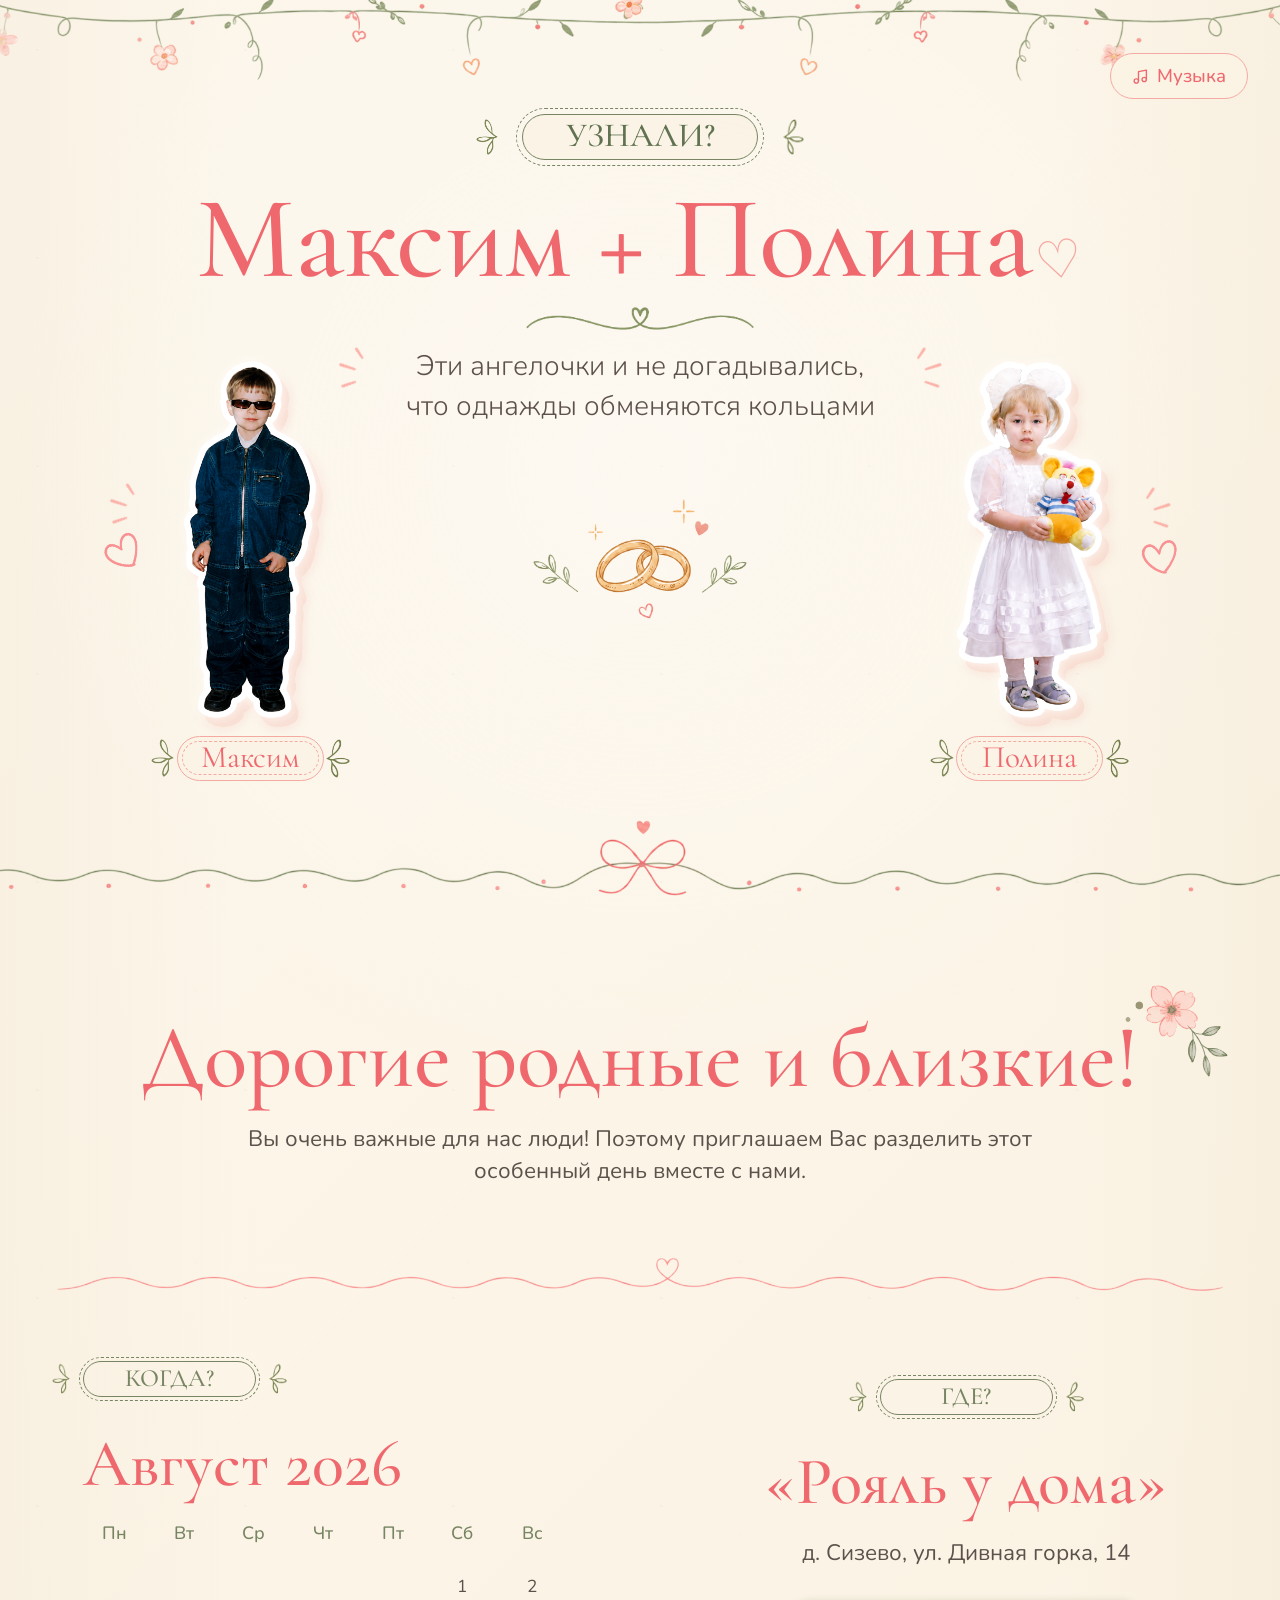
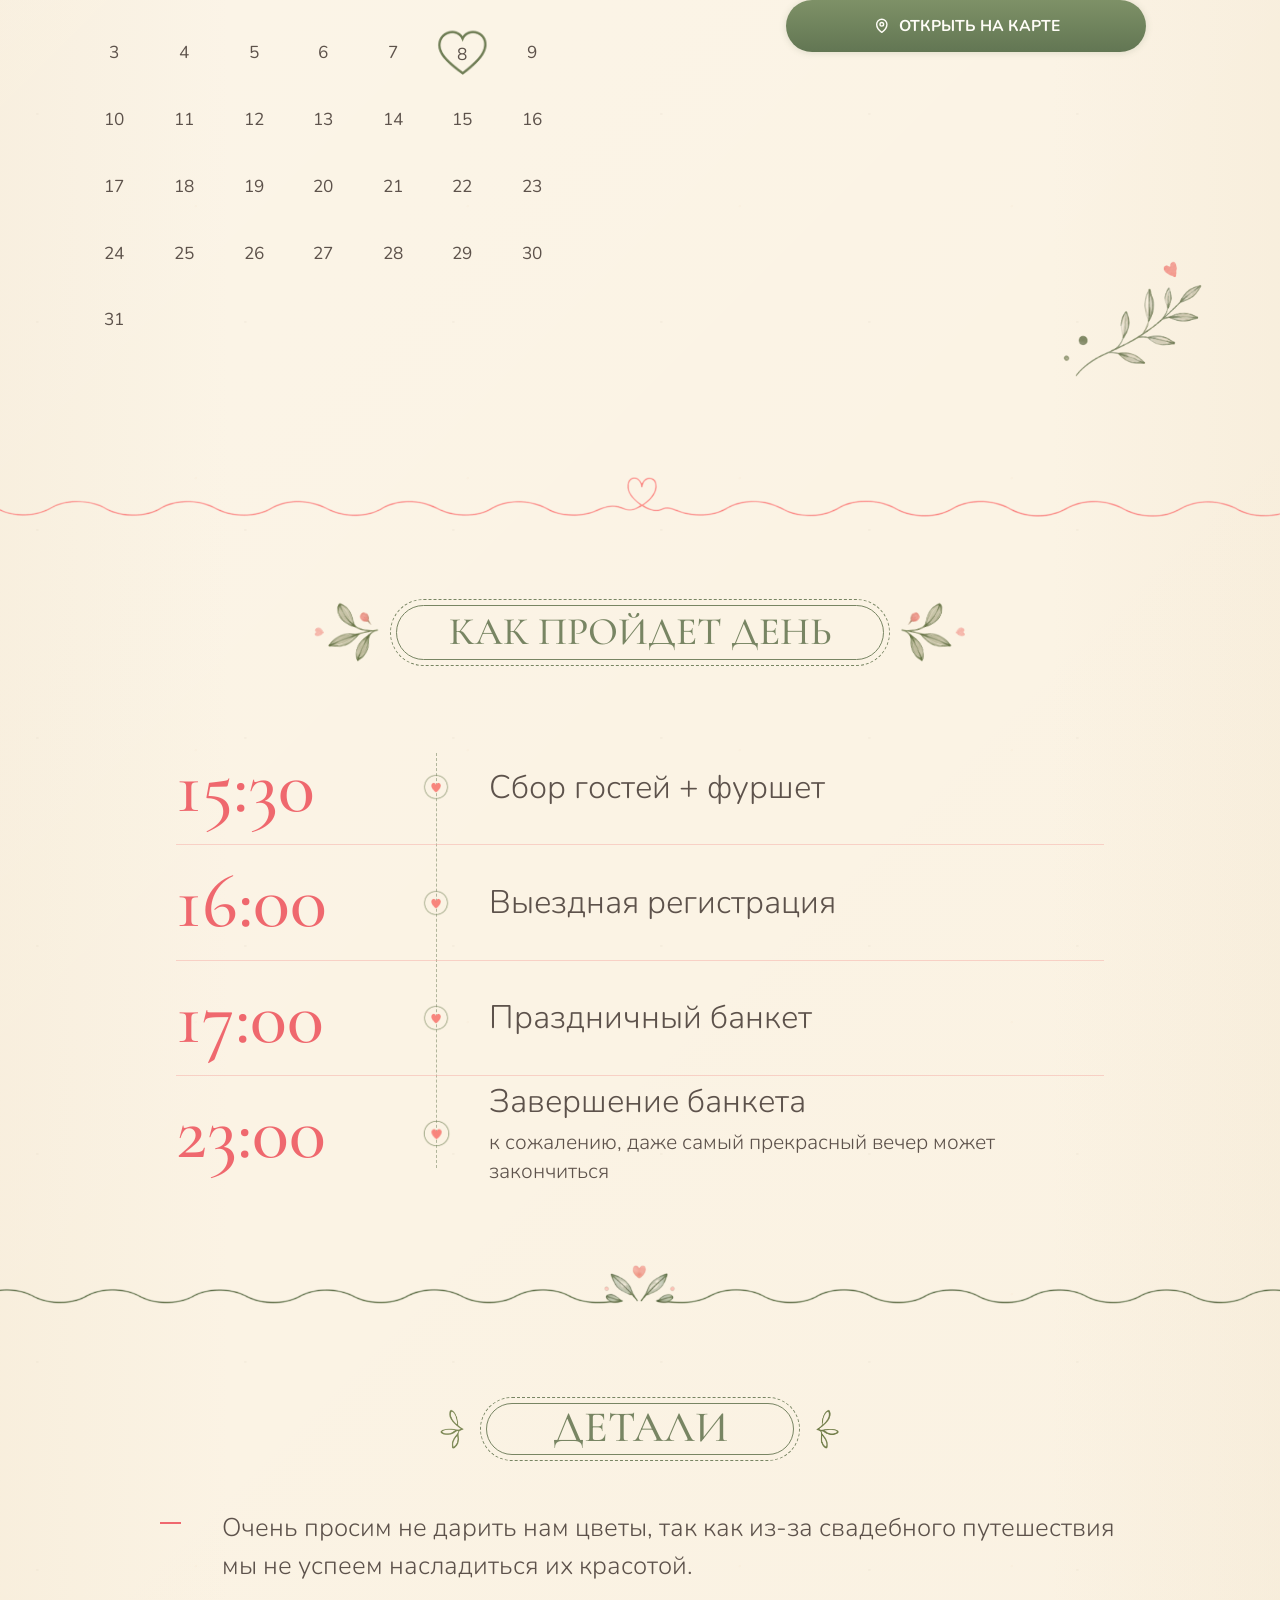
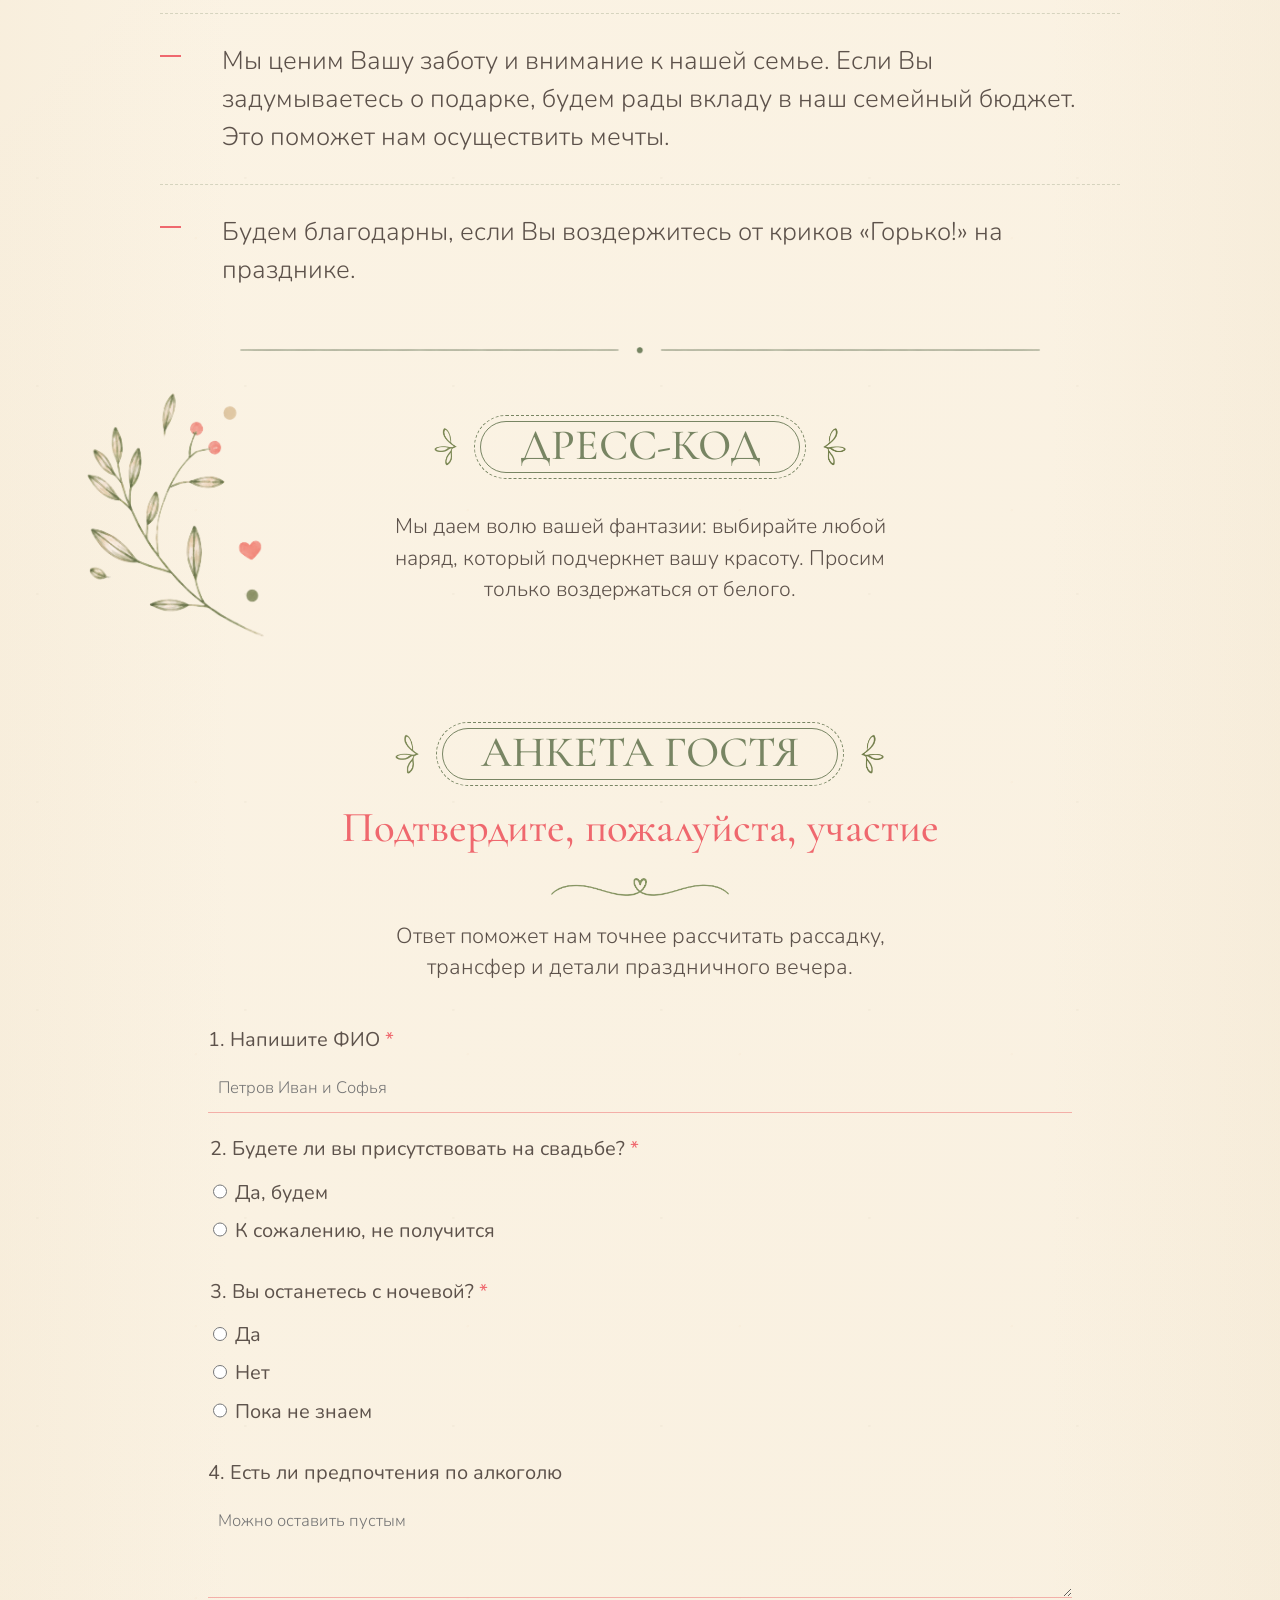
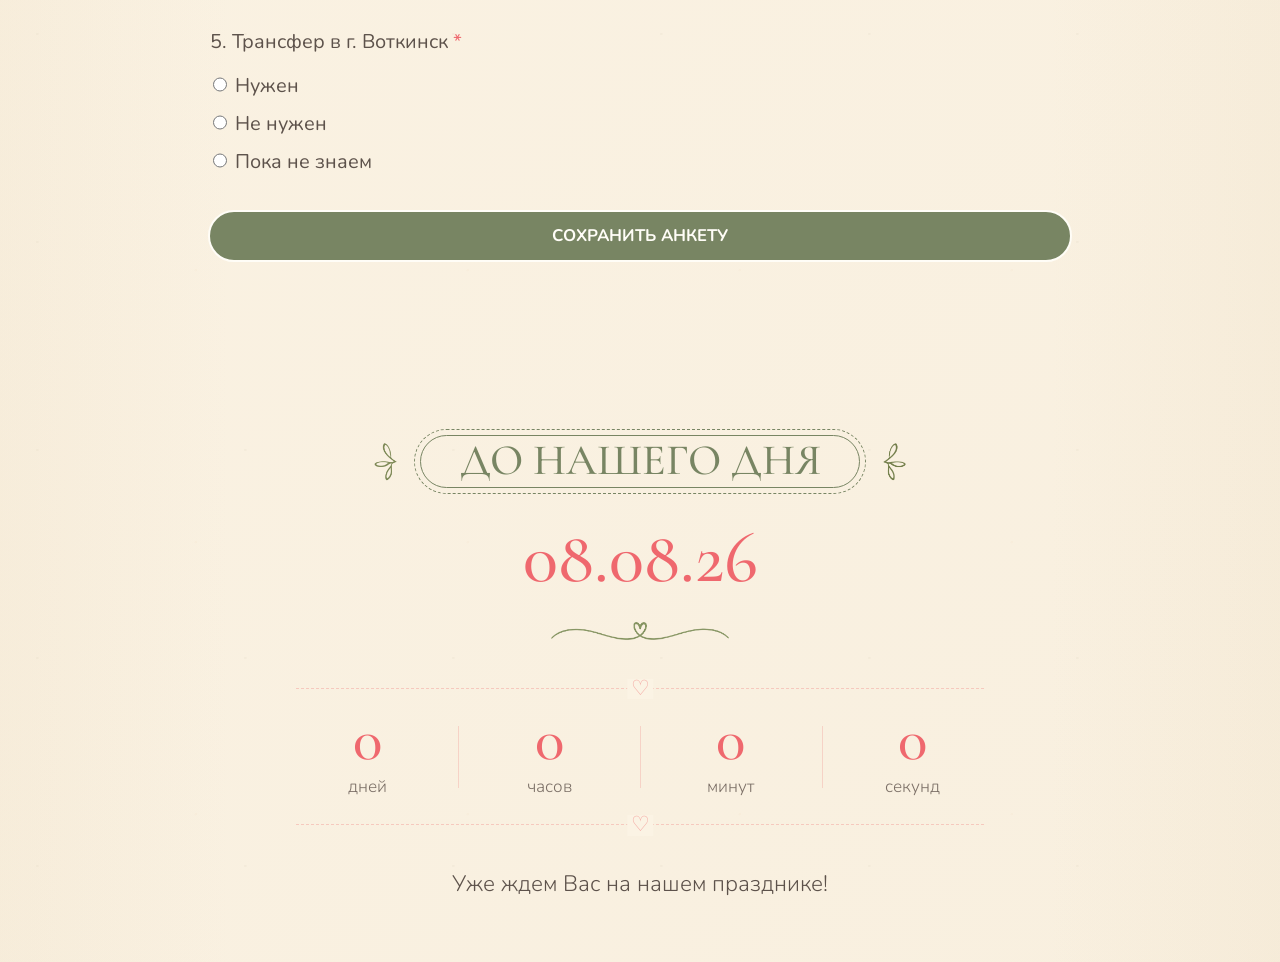
<file: index.html>
<!DOCTYPE html>
<html lang="ru">
  <head>
    <meta charset="utf-8">
    <meta name="viewport" content="width=device-width, initial-scale=1">
    <title>Максим + Полина | Свадебное приглашение</title>
    <meta
      name="description"
      content="Свадебное приглашение Максима и Полины на 8 августа 2026 года."
    >
    <meta name="theme-color" content="#efe6d6">
    <link rel="preconnect" href="https://fonts.googleapis.com">
    <link rel="preconnect" href="https://fonts.gstatic.com" crossorigin>
    <link
      href="https://fonts.googleapis.com/css2?family=Comfortaa:wght@400;500;600;700&family=Cormorant+Garamond:wght@400;500;600;700&family=Marck+Script&family=Nunito:wght@300;400;500;600;700;800&family=Pangolin&display=swap"
      rel="stylesheet"
    >
    <link rel="stylesheet" href="styles.css?v=20260528-calendar-heart-align">
  </head>
  <body>
    <audio id="weddingMusic" src="assets/basta-chk-acoustic.mp3" preload="auto"></audio>
    <button class="music-toggle" id="musicToggle" type="button" aria-pressed="false" aria-label="Включить музыку">
      <svg viewBox="0 0 24 24" aria-hidden="true">
        <path d="M9 18V5l11-2v13"></path>
        <circle cx="6" cy="18" r="3"></circle>
        <circle cx="17" cy="16" r="3"></circle>
      </svg>
      <span>Музыка</span>
    </button>

    <main class="invitation">
      <section class="section hero" id="top" aria-labelledby="hero-title">
        <img class="hero-garland" src="assets/hero-garland.png" alt="" aria-hidden="true">
        <img class="hero-bottom-wave" src="assets/hero-bottom-wave.png" alt="" aria-hidden="true">
        <div class="section-inner hero-inner">
          <p class="soft-note">Узнали?</p>
          <h1 id="hero-title">
            <span class="hero-title-line">Максим +</span>
            <span class="hero-title-line">Полина<span class="title-heart" aria-hidden="true">♡</span></span>
          </h1>
          <img class="hero-flourish" src="assets/hero-flourish.png" alt="" aria-hidden="true">
          <div class="hero-copy">
            <img class="hero-rays hero-rays--copy-left" src="assets/hero-rays.png" alt="" aria-hidden="true">
            <p class="hero-kicker">Эти ангелочки и не догадывались,<br> что однажды обменяются<span class="mobile-break"><br></span> кольцами</p>
            <img class="hero-rays hero-rays--copy-right" src="assets/hero-rays.png" alt="" aria-hidden="true">
          </div>

          <div class="memory-spread" role="group" aria-label="Детские фотографии Максима и Полины">
            <img class="hero-rays hero-rays--maksim" src="assets/hero-rays.png" alt="" aria-hidden="true">
            <img class="hero-rays hero-rays--polina" src="assets/hero-rays.png" alt="" aria-hidden="true">
            <img class="hero-heart hero-heart--maksim" src="assets/hero-heart.png" alt="" aria-hidden="true">
            <img class="hero-heart hero-heart--polina" src="assets/hero-heart.png" alt="" aria-hidden="true">
            <figure class="memory-card memory-card--maksim">
              <span class="photo-pin" aria-hidden="true"></span>
              <img
                src="assets/maksim-child.png"
                alt="Детская фотография Максима"
                width="546"
                height="1400"
              >
              <figcaption class="memory-name">
                <img src="assets/hero-leaves-left.png" alt="" aria-hidden="true">
                <span>Максим</span>
                <img src="assets/hero-leaves-right.png" alt="" aria-hidden="true">
              </figcaption>
            </figure>

            <div class="rings" aria-hidden="true">
              <img src="assets/hero-rings.png" alt="">
            </div>

            <figure class="memory-card memory-card--polina">
              <span class="photo-pin" aria-hidden="true"></span>
              <img
                src="assets/polina-child.png"
                alt="Детская фотография Полины"
                width="575"
                height="1336"
              >
              <figcaption class="memory-name">
                <img src="assets/hero-leaves-left.png" alt="" aria-hidden="true">
                <span>Полина</span>
                <img src="assets/hero-leaves-right.png" alt="" aria-hidden="true">
              </figcaption>
            </figure>
          </div>
        </div>
      </section>

      <section class="section invite-section" id="invite" aria-labelledby="invite-title">
        <img class="screen2-decor screen2-decor--flower" src="assets/screen2-flower.png" alt="" aria-hidden="true">
        <img class="screen2-decor screen2-decor--branch" src="assets/screen2-branch.png" alt="" aria-hidden="true">
        <div class="section-inner invite-inner">
          <header class="invite-hero-copy">
            <h2 id="invite-title">Дорогие родные и близкие!</h2>
            <p class="large-text">
              Вы очень важные для нас люди! Поэтому приглашаем Вас разделить
              этот особенный день вместе с нами.
            </p>
          </header>

          <img class="invite-divider" src="assets/screen2-divider.png" alt="" aria-hidden="true">

          <div class="invite-details-grid">
            <article class="invite-date-panel" aria-labelledby="calendar-title">
              <p class="eyebrow">Когда?</p>
              <h2 id="calendar-title">Август 2026</h2>
              <div class="calendar" role="group" aria-label="Календарь на август 2026 года">
                <div class="calendar-header">
                  <span>Пн</span>
                  <span>Вт</span>
                  <span>Ср</span>
                  <span>Чт</span>
                  <span>Пт</span>
                  <span>Сб</span>
                  <span>Вс</span>
                </div>
                <div class="calendar-grid">
                  <span aria-hidden="true"></span>
                  <span aria-hidden="true"></span>
                  <span aria-hidden="true"></span>
                  <span aria-hidden="true"></span>
                  <span aria-hidden="true"></span>
                  <span>1</span>
                  <span>2</span>
                  <span>3</span>
                  <span>4</span>
                  <span>5</span>
                  <span>6</span>
                  <span>7</span>
                  <time class="wedding-day" datetime="2026-08-08">
                    <span class="wedding-day-heart" aria-hidden="true"></span>
                    <span class="wedding-day-number" aria-hidden="true">8</span>
                    <span class="visually-hidden">8 августа 2026, день свадьбы</span>
                  </time>
                  <span>9</span>
                  <span>10</span>
                  <span>11</span>
                  <span>12</span>
                  <span>13</span>
                  <span>14</span>
                  <span>15</span>
                  <span>16</span>
                  <span>17</span>
                  <span>18</span>
                  <span>19</span>
                  <span>20</span>
                  <span>21</span>
                  <span>22</span>
                  <span>23</span>
                  <span>24</span>
                  <span>25</span>
                  <span>26</span>
                  <span>27</span>
                  <span>28</span>
                  <span>29</span>
                  <span>30</span>
                  <span>31</span>
                </div>
              </div>
            </article>

            <article class="invite-place-panel" aria-labelledby="place-title">
              <p class="eyebrow">Где?</p>
              <h2 id="place-title">«Рояль у дома»</h2>
              <p>д. Сизево, ул. Дивная горка, 14</p>
              <a class="pretty-link" href="https://yandex.ru/maps/-/CPckrUN-" target="_blank" rel="noreferrer">
                <svg viewBox="0 0 24 24" aria-hidden="true">
                  <path d="M12 21s7-4.5 7-11a7 7 0 1 0-14 0c0 6.5 7 11 7 11z"></path>
                  <circle cx="12" cy="10" r="2.5"></circle>
                </svg>
                Открыть на карте
              </a>
            </article>
          </div>
        </div>
      </section>

      <section class="section program-section" aria-labelledby="program-label">
        <img class="screen3-wave screen3-wave--top" src="assets/screen3-wave-top.png" alt="" aria-hidden="true">
        <img class="screen3-wave screen3-wave--bottom" src="assets/screen3-wave-bottom.png?v=20260524-line" alt="" aria-hidden="true">
        <div class="section-inner program-inner">
          <p class="eyebrow" id="program-label">Как пройдет день</p>
          <ul class="timeline">
            <li class="timeline-item">
              <time datetime="2026-08-08T15:30">15:30</time>
              <span class="timeline-marker" aria-hidden="true"></span>
              <p>Сбор гостей + фуршет</p>
            </li>
            <li class="timeline-item">
              <time datetime="2026-08-08T16:00">16:00</time>
              <span class="timeline-marker" aria-hidden="true"></span>
              <p>Выездная регистрация</p>
            </li>
            <li class="timeline-item">
              <time datetime="2026-08-08T17:00">17:00</time>
              <span class="timeline-marker" aria-hidden="true"></span>
              <p>Праздничный банкет</p>
            </li>
            <li class="timeline-item">
              <time datetime="2026-08-08T23:00">23:00</time>
              <span class="timeline-marker" aria-hidden="true"></span>
              <p>
                <span class="timeline-title">Завершение банкета</span>
                <span class="timeline-note">к сожалению, даже самый прекрасный вечер может закончиться</span>
              </p>
            </li>
          </ul>
        </div>
      </section>

      <section class="section details-section" aria-labelledby="details-label">
        <div class="section-inner paper-panel">
          <p class="eyebrow" id="details-label">Детали</p>
          <ul class="details-list">
            <li>
              <p>
                Очень просим не дарить нам цветы, так как из-за свадебного
                путешествия мы не успеем насладиться их красотой.
              </p>
            </li>
            <li>
              <p>
                Мы ценим Вашу заботу и внимание к нашей семье. Если Вы
                задумываетесь о подарке, будем рады вкладу в наш семейный
                бюджет. Это поможет нам осуществить мечты.
              </p>
            </li>
            <li>
              <p>Будем благодарны, если Вы воздержитесь от криков «Горько!» на празднике.</p>
            </li>
          </ul>

          <img class="details-dress-divider" src="assets/details-dress-divider.png" alt="" aria-hidden="true">

          <div class="dress-panel" aria-labelledby="dress-label">
            <div class="dress-heading">
              <p class="eyebrow eyebrow--light" id="dress-label">Дресс-код</p>
            </div>
            <div class="dress-body">
              <p class="dress-text">
                Мы даем волю вашей фантазии: выбирайте любой наряд, который
                подчеркнет вашу красоту. Просим только воздержаться от белого.
              </p>
            </div>
          </div>
        </div>
      </section>

      <section class="section form-section" aria-labelledby="form-title">
        <img class="decor decor--form-flower" src="assets/decor-flower-outline.png" alt="" aria-hidden="true">
        <div class="section-inner form-layout">
          <div class="form-copy">
            <p class="eyebrow">Анкета гостя</p>
            <h2 id="form-title">Подтвердите, пожалуйста, участие</h2>
            <img class="section-flourish" src="assets/hero-flourish.png" alt="" aria-hidden="true">
            <p>
              Ответ поможет нам точнее рассчитать рассадку, трансфер и детали
              праздничного вечера.
            </p>
          </div>

          <form class="rsvp-form" id="rsvpForm" novalidate>
            <div class="field">
              <label for="guestName">1. Напишите ФИО <span aria-hidden="true">*</span></label>
              <input
                id="guestName"
                name="guestName"
                type="text"
                required
                autocomplete="name"
                placeholder="Петров Иван и Софья"
              >
              <p class="error">Пожалуйста, напишите ФИО гостей.</p>
            </div>

            <fieldset class="field">
              <legend>2. Будете ли вы присутствовать на свадьбе? <span aria-hidden="true">*</span></legend>
              <label class="choice">
                <input type="radio" name="attendance" value="Да, будем" required>
                <span>Да, будем</span>
              </label>
              <label class="choice">
                <input type="radio" name="attendance" value="К сожалению, не получится">
                <span>К сожалению, не получится</span>
              </label>
              <p class="error">Выберите один вариант.</p>
            </fieldset>

            <fieldset class="field">
              <legend>3. Вы останетесь с ночевой? <span aria-hidden="true">*</span></legend>
              <label class="choice">
                <input type="radio" name="overnight" value="Да" required>
                <span>Да</span>
              </label>
              <label class="choice">
                <input type="radio" name="overnight" value="Нет">
                <span>Нет</span>
              </label>
              <label class="choice">
                <input type="radio" name="overnight" value="Пока не знаем">
                <span>Пока не знаем</span>
              </label>
              <p class="error">Выберите один вариант.</p>
            </fieldset>

            <div class="field">
              <label for="alcohol">4. Есть ли предпочтения по алкоголю</label>
              <textarea
                id="alcohol"
                name="alcohol"
                rows="3"
                placeholder="Можно оставить пустым"
              ></textarea>
            </div>

            <fieldset class="field">
              <legend>5. Трансфер в г. Воткинск <span aria-hidden="true">*</span></legend>
              <label class="choice">
                <input type="radio" name="transfer" value="Нужен" required>
                <span>Нужен</span>
              </label>
              <label class="choice">
                <input type="radio" name="transfer" value="Не нужен">
                <span>Не нужен</span>
              </label>
              <label class="choice">
                <input type="radio" name="transfer" value="Пока не знаем">
                <span>Пока не знаем</span>
              </label>
              <p class="error">Выберите один вариант.</p>
            </fieldset>

            <button class="button" type="submit">Сохранить анкету</button>
            <p class="form-status" id="formStatus" role="status" aria-live="polite"></p>
          </form>
        </div>
      </section>

      <section class="section countdown-section" aria-labelledby="countdown-title">
        <div class="section-inner narrow">
          <p class="eyebrow">До нашего дня</p>
          <h2 id="countdown-title">08.08.26</h2>
          <img class="section-flourish" src="assets/hero-flourish.png" alt="" aria-hidden="true">
          <div class="countdown" id="countdown" aria-live="polite">
            <div>
              <strong id="days">0</strong>
              <span>дней</span>
            </div>
            <div>
              <strong id="hours">0</strong>
              <span>часов</span>
            </div>
            <div>
              <strong id="minutes">0</strong>
              <span>минут</span>
            </div>
            <div>
              <strong id="seconds">0</strong>
              <span>секунд</span>
            </div>
          </div>
          <p class="closing">Будем очень ждать Вас на нашем празднике.</p>
        </div>
      </section>
    </main>

    <script src="rsvp-config.js?v=20260528-google-form-live"></script>
    <script src="script.js?v=20260528-hide-rsvp-result"></script>
  </body>
</html>
</file>
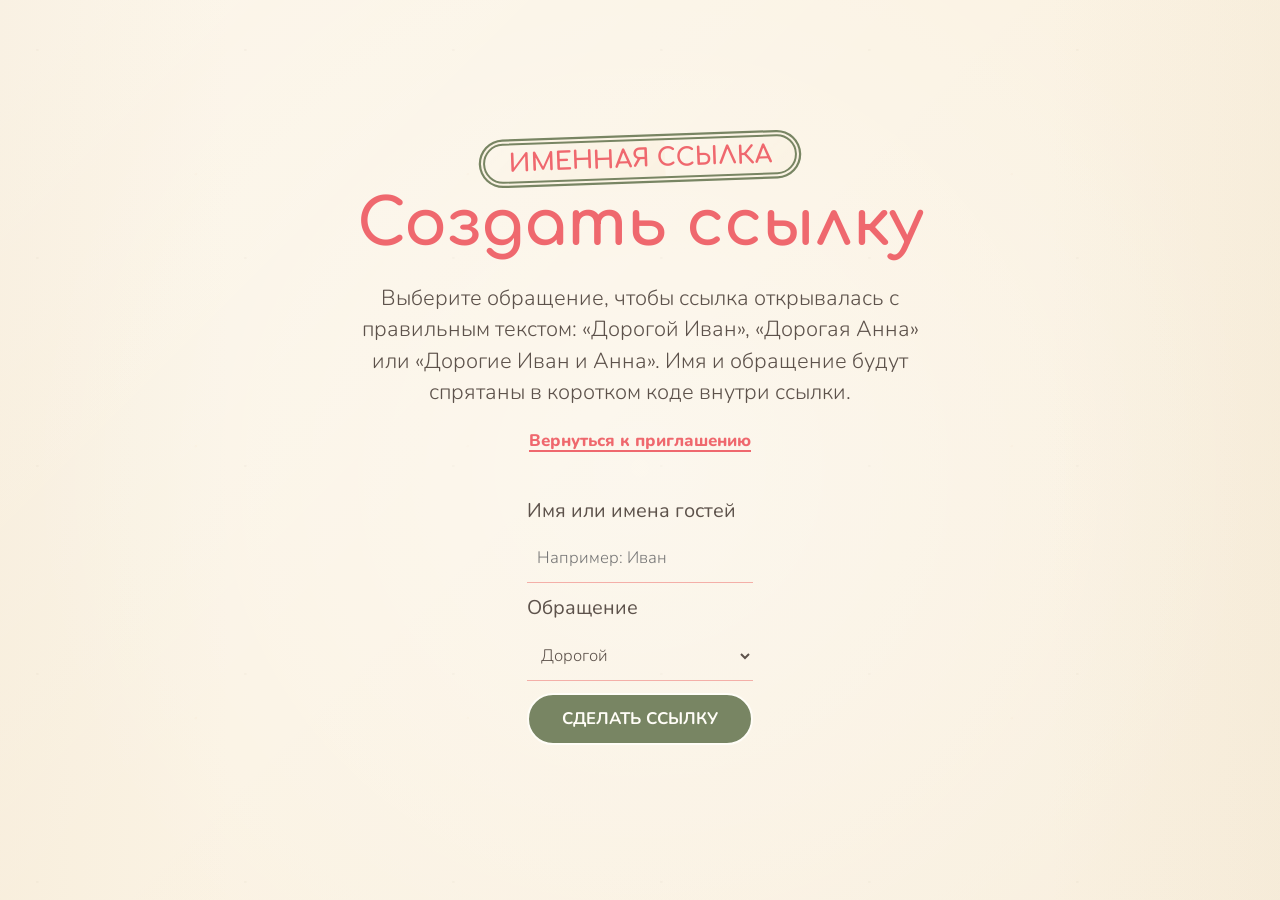
<file: link.html>
<!DOCTYPE html>
<html lang="ru">
  <head>
    <meta charset="utf-8">
    <meta name="viewport" content="width=device-width, initial-scale=1">
    <title>Именная ссылка | Максим + Полина</title>
    <meta name="robots" content="noindex">
    <meta name="theme-color" content="#efe6d6">
    <link rel="preconnect" href="https://fonts.googleapis.com">
    <link rel="preconnect" href="https://fonts.gstatic.com" crossorigin>
    <link
      href="https://fonts.googleapis.com/css2?family=Comfortaa:wght@400;500;600;700&family=Cormorant+Garamond:wght@400;500;600;700&family=Nunito:wght@400;500;600;700;800&family=Pangolin&display=swap"
      rel="stylesheet"
    >
    <link rel="stylesheet" href="styles.css?v=20260528-calendar-heart-align">
  </head>
  <body>
    <main class="invitation link-page">
      <section class="section link-page-section" aria-labelledby="link-title">
        <div class="section-inner form-layout">
          <div class="form-copy">
            <p class="eyebrow">Именная ссылка</p>
            <h1 id="link-title">Создать ссылку</h1>
            <p>
              Выберите обращение, чтобы ссылка открывалась с правильным текстом:
              «Дорогой Иван», «Дорогая Анна» или «Дорогие Иван и Анна».
              Имя и обращение будут спрятаны в коротком коде внутри ссылки.
            </p>
            <a class="text-link" href="index.html">Вернуться к приглашению</a>
          </div>

          <form class="link-form standalone-link-form" id="linkForm">
            <div class="field">
              <label for="guestLinkName">Имя или имена гостей</label>
              <input
                id="guestLinkName"
                name="guestLinkName"
                type="text"
                placeholder="Например: Иван"
                autocomplete="name"
                required
              >
            </div>

            <div class="field">
              <label for="guestGreeting">Обращение</label>
              <select id="guestGreeting" name="guestGreeting">
                <option value="male">Дорогой</option>
                <option value="female">Дорогая</option>
                <option value="plural">Дорогие</option>
              </select>
            </div>

            <button class="button" type="submit">Сделать ссылку</button>

            <div class="result-panel link-result" id="linkResult" hidden>
              <label for="generatedLink">Готовая ссылка</label>
              <textarea id="generatedLink" rows="4" readonly></textarea>
              <button class="button button--secondary" id="copyLink" type="button">Скопировать ссылку</button>
              <p class="form-status" id="linkStatus" role="status" aria-live="polite"></p>
            </div>
          </form>
        </div>
      </section>
    </main>

    <script src="link.js?v=20260528-open-from-top"></script>
  </body>
</html>
</file>
<file: styles.css>
:root {
  --cream: #fbf3e4;
  --cream-soft: #fff8ed;
  --lavender: #d7b1ef;
  --pink: #ef686e;
  --pink-soft: #f4aaa3;
  --pink-deep: #dc565d;
  --olive: #788563;
  --olive-deep: #60724f;
  --ink: #5d524b;
  --muted: #7b6f66;
  --white: #fffdf7;
  --error: #b91c1c;
  --display-serif: "Cormorant Garamond", Georgia, serif;
  --stable-vh: 100svh;
  --paper-texture:
    radial-gradient(circle at 18% 24%, rgb(119 100 70 / 0.045) 0 1px, transparent 1.4px),
    radial-gradient(circle at 72% 64%, rgb(239 199 158 / 0.07) 0 1px, transparent 1.6px),
    linear-gradient(135deg, rgb(255 255 255 / 0.28), transparent 44%, rgb(178 142 88 / 0.035));
  --wave-pink: url("data:image/svg+xml,%3Csvg%20xmlns='http://www.w3.org/2000/svg'%20viewBox='0%200%20240%2032'%3E%3Cpath%20d='M0%2016%20C30%202%2060%2030%2090%2016%20S150%202%20180%2016%20S220%2030%20240%2016'%20fill='none'%20stroke='%23f19ac7'%20stroke-width='8'%20stroke-linecap='round'/%3E%3C/svg%3E");
  --wave-olive: url("data:image/svg+xml,%3Csvg%20xmlns='http://www.w3.org/2000/svg'%20viewBox='0%200%20240%2032'%3E%3Cpath%20d='M0%2016%20C30%2030%2060%202%2090%2016%20S150%2030%20180%2016%20S220%202%20240%2016'%20fill='none'%20stroke='%238aa24f'%20stroke-width='8'%20stroke-linecap='round'/%3E%3C/svg%3E");
}

* {
  box-sizing: border-box;
}

html {
  scroll-behavior: smooth;
}

body {
  margin: 0;
  min-width: 320px;
  overflow-x: hidden;
  color: var(--ink);
  font-family: "Nunito", Arial, sans-serif;
  font-size: 1.05rem;
  line-height: 1.55;
  background-color: var(--cream);
  background-image: var(--paper-texture);
  background-repeat: repeat;
  background-size: 13rem 13rem, 17rem 17rem, auto;
}

img,
svg {
  display: block;
}

img {
  max-width: 100%;
}

button,
input,
select,
textarea {
  font: inherit;
}

button,
summary,
a {
  -webkit-tap-highlight-color: var(--cream-soft);
}

a {
  color: inherit;
}

[hidden] {
  display: none !important;
}

.music-toggle {
  position: fixed;
  top: clamp(2.4rem, 5.9svh, 3.6rem);
  right: clamp(1rem, 3vw, 2rem);
  z-index: 15;
  display: inline-flex;
  align-items: center;
  gap: 0.5rem;
  min-height: clamp(2.55rem, 3.6vw, 3.2rem);
  padding: 0.48rem clamp(1.05rem, 1.65vw, 1.35rem);
  border: 1.5px solid var(--pink-soft);
  border-radius: 999px;
  color: var(--pink);
  background: var(--cream);
  font-size: clamp(0.98rem, 1.45vw, 1.16rem);
  font-weight: 500;
  cursor: pointer;
  transition: color 180ms ease, transform 180ms ease, background 180ms ease;
}

.music-toggle:hover,
.music-toggle:focus-visible {
  color: var(--pink);
  background: var(--cream);
  transform: translateY(-1px);
  outline: 2px solid rgb(244 170 163 / 0.34);
}

.music-toggle[aria-pressed="true"] {
  color: var(--white);
  background: var(--pink);
  border-color: var(--pink-soft);
}

.music-toggle svg {
  width: 1.08rem;
  height: 1.08rem;
  fill: none;
  stroke: currentColor;
  stroke-width: 1.85;
  stroke-linecap: round;
  stroke-linejoin: round;
}

.invitation {
  position: relative;
  width: 100%;
  min-height: 100vh;
  margin: 0;
  overflow: hidden;
  background-color: var(--cream);
  background-image: var(--paper-texture);
  background-repeat: repeat;
  background-size: 13rem 13rem, 17rem 17rem, auto;
}

.invitation::before {
  position: absolute;
  inset: 0;
  z-index: 0;
  background:
    radial-gradient(circle at 50% 52svh, rgb(255 255 255 / 0.38), transparent 39rem),
    linear-gradient(90deg, rgb(226 205 169 / 0.12), transparent 18%, transparent 82%, rgb(226 205 169 / 0.12));
  content: "";
  pointer-events: none;
}

.section {
  position: relative;
  z-index: 2;
  padding: clamp(4rem, 8vw, 7rem) 0;
}

.section + .section {
  padding-top: clamp(5.25rem, 9vw, 7.5rem);
}

.section + .section::before {
  position: absolute;
  top: 1.2rem;
  left: 0;
  right: 0;
  z-index: 0;
  width: 100%;
  height: clamp(1.45rem, 2.4vw, 2.2rem);
  background-image: var(--wave-pink);
  background-repeat: repeat-x;
  background-position: center;
  background-size: 14rem 2rem;
  content: "";
  transform: none;
}

.section:nth-of-type(even)::before {
  left: 0;
  right: 0;
  background-image: var(--wave-olive);
  transform: none;
}

.section-inner {
  position: relative;
  z-index: 2;
  width: min(100% - clamp(2rem, 8vw, 8rem), 1180px);
  margin: 0 auto;
}

.narrow {
  width: min(100% - clamp(2rem, 8vw, 8rem), 820px);
  text-align: center;
}

h1,
h2,
h3,
p {
  overflow-wrap: break-word;
}

h1,
h2,
h3,
p {
  margin-block-start: 0;
}

h1,
h2,
h3 {
  margin-bottom: 0.85rem;
  color: var(--pink);
  font-family: "Comfortaa", "Nunito", Arial, sans-serif;
  font-weight: 800;
  line-height: 1.04;
}

h1 {
  font-size: clamp(2.8rem, 9vw, 5.1rem);
}

h2 {
  font-size: clamp(2rem, 7vw, 3.85rem);
}

h3 {
  font-size: 1.4rem;
}

p {
  margin-bottom: 0;
}

.eyebrow,
.soft-note {
  display: inline-block;
  margin: 0 0 0.85rem;
  padding: 0.35rem 1.45rem;
  border: 0.15rem solid var(--olive);
  border-radius: 999px;
  color: var(--pink);
  font-family: "Comfortaa", "Nunito", Arial, sans-serif;
  font-size: clamp(1.1rem, 4vw, 1.55rem);
  font-weight: 800;
  line-height: 1;
  text-transform: uppercase;
  background: var(--cream);
  background-image: var(--paper-texture);
  background-repeat: repeat;
  background-size: 11.25rem 11.25rem;
  box-shadow: 0 0 0 0.13rem var(--cream), 0 0 0 0.27rem var(--olive);
  transform: rotate(-2deg);
}

.eyebrow--light {
  border-color: var(--olive);
  color: var(--pink);
  background: var(--cream);
  background-image: var(--paper-texture);
}

.large-text {
  color: var(--ink);
  font-size: clamp(1.12rem, 3.8vw, 1.35rem);
  font-weight: 800;
  line-height: 1.42;
}

.hero {
  min-height: 100svh;
  padding: 0;
  overflow: hidden;
  text-align: center;
  background: transparent;
  isolation: isolate;
}

.hero::after {
  display: none;
}

.hero-inner {
  position: relative;
  z-index: 3;
  display: flex;
  flex-direction: column;
  align-items: center;
  min-height: 100svh;
  padding: clamp(7.1rem, 12.2svh, 8.8rem) 0 clamp(3.7rem, 7svh, 5.1rem);
}

.hero-garland,
.hero-bottom-wave {
  position: absolute;
  left: 50%;
  z-index: 4;
  width: max(100vw, 88rem);
  max-width: none;
  height: auto;
  pointer-events: none;
  user-select: none;
  transform: translateX(-50%);
}

.hero-garland {
  top: clamp(-2.55rem, -2.2vw, -1rem);
}

.hero-bottom-wave {
  bottom: -1px;
  z-index: 3;
  width: max(100vw, 88rem);
}

.decor {
  position: absolute;
  z-index: 1;
  display: block;
  width: var(--decor-size, 12rem);
  height: auto;
  pointer-events: none;
  user-select: none;
}

.hero .soft-note {
  position: relative;
  margin: 0 0 clamp(1.25rem, 3svh, 2.1rem);
  padding: 0.28rem clamp(1.8rem, 4vw, 2.65rem) 0.38rem;
  border: 1.2px solid var(--olive);
  color: var(--olive-deep);
  font-family: var(--display-serif);
  font-size: clamp(1.5rem, 2.75vw, 2.12rem);
  font-weight: 500;
  letter-spacing: 0;
  text-transform: uppercase;
  background: rgb(251 243 228 / 0.82);
  outline: 1.2px dashed var(--olive);
  outline-offset: 0.36rem;
  box-shadow: none;
  transform: none;
}

.hero .soft-note::before,
.hero .soft-note::after {
  position: absolute;
  top: 50%;
  width: clamp(1.6rem, 3.2vw, 2.25rem);
  aspect-ratio: 1;
  background-repeat: no-repeat;
  background-position: center;
  background-size: contain;
  content: "";
  transform: translateY(-50%);
}

.hero .soft-note::before {
  right: calc(100% + clamp(0.85rem, 1.5vw, 1.15rem));
  background-image: url("assets/hero-leaves-left.png");
}

.hero .soft-note::after {
  left: calc(100% + clamp(0.85rem, 1.5vw, 1.15rem));
  background-image: url("assets/hero-leaves-right.png");
}

.hero h1 {
  margin: 0;
  color: var(--pink);
  font-family: var(--display-serif);
  font-size: clamp(4.85rem, 9.15vw, 7.45rem);
  font-weight: 500;
  line-height: 0.9;
  letter-spacing: 0;
}

.hero-title-line {
  display: inline;
  white-space: nowrap;
}

.title-heart {
  display: inline-block;
  margin-left: 0.06em;
  color: var(--pink-soft);
  font-family: "Marck Script", var(--display-serif), cursive;
  font-size: 0.45em;
  font-weight: 400;
  line-height: 0;
  transform: translateY(0.03em) rotate(-8deg);
}

.hero-flourish {
  width: clamp(10.6rem, 18vw, 15.2rem);
  height: auto;
  margin: clamp(0.75rem, 1.45svh, 1.05rem) auto clamp(0.75rem, 1.6svh, 1.1rem);
}

.hero-copy {
  position: relative;
  width: min(100%, 45rem);
}

.hero-kicker {
  margin: 0 auto;
  color: var(--ink);
  font-family: "Nunito", Arial, sans-serif;
  font-size: clamp(1.55rem, 2.2vw, 2rem);
  font-weight: 300;
  line-height: 1.45;
}

.mobile-break {
  display: none;
}

.hero-rays,
.hero-heart {
  position: absolute;
  z-index: 2;
  width: var(--hero-decor-size, 2.5rem);
  height: auto;
  pointer-events: none;
  user-select: none;
}

.hero-rays--copy-left {
  --hero-decor-size: clamp(1.1rem, 2vw, 1.6rem);
  top: 0.08rem;
  left: clamp(1.2rem, 6.5vw, 3.6rem);
  transform: scaleX(-1) rotate(145deg);
}

.hero-rays--copy-right {
  --hero-decor-size: clamp(1.1rem, 2vw, 1.6rem);
  top: 0.08rem;
  right: clamp(1.2rem, 6.5vw, 3.6rem);
  transform: rotate(145deg);
}

.memory-spread {
  position: relative;
  display: grid;
  grid-template-columns: minmax(14rem, 1fr) clamp(9.5rem, 18vw, 14.2rem) minmax(14rem, 1fr);
  gap: clamp(2.3rem, 6vw, 5.6rem);
  align-items: end;
  width: min(100%, 76rem);
  margin: clamp(-5.5rem, -8svh, -4.2rem) auto 0;
}

.memory-card {
  position: relative;
  z-index: 4;
  display: grid;
  justify-items: center;
  min-width: 0;
  margin: 0;
  padding: 0;
}

.memory-card--maksim {
  grid-column: 1;
  transform: none;
}

.memory-card--polina {
  grid-column: 3;
  transform: none;
}

.memory-card > img {
  position: relative;
  z-index: 1;
  width: 100%;
  height: clamp(20rem, 41svh, 30.8rem);
  object-fit: contain;
  object-position: center bottom;
  filter: drop-shadow(0 0 0.38rem var(--white)) drop-shadow(0.46rem 0.62rem 0 rgb(244 170 163 / 0.32));
}

.memory-card--maksim > img {
  object-position: center bottom;
}

.memory-card--polina > img {
  object-position: center bottom;
}

.memory-name {
  position: relative;
  z-index: 3;
  display: grid;
  grid-template-columns: 1.45rem minmax(7rem, auto) 1.45rem;
  align-items: center;
  gap: 0.15rem;
  margin-top: clamp(0.55rem, 1.3svh, 0.9rem);
  color: var(--pink);
  font-family: var(--display-serif);
  font-size: clamp(1.48rem, 2.45vw, 1.95rem);
  font-weight: 400;
  line-height: 1;
}

.memory-name span {
  position: relative;
  min-width: clamp(8.3rem, 11.5vw, 10.8rem);
  padding: 0.3rem 1.1rem 0.42rem;
  border: 1.1px solid var(--pink-soft);
  border-radius: 999px;
  background: rgb(251 243 228 / 0.72);
}

.memory-name span::after {
  position: absolute;
  inset: 0.28rem;
  border: 1px dashed var(--pink-soft);
  border-radius: inherit;
  content: "";
}

.memory-name img {
  width: 1.5rem;
  height: auto;
}

.photo-pin {
  display: none;
}

.rings {
  position: relative;
  z-index: 3;
  grid-column: 2;
  display: grid;
  place-items: center;
  align-self: end;
  margin: 0 0 clamp(10rem, 16svh, 14rem);
  transform: none;
}

.rings img {
  width: clamp(9.2rem, 17vw, 14rem);
  height: auto;
}

.hero-rays--maksim {
  --hero-decor-size: clamp(1.15rem, 2vw, 1.6rem);
  top: 30%;
  left: 4.9%;
  transform: scaleX(-1) rotate(145deg);
}

.hero-rays--polina {
  --hero-decor-size: clamp(1.15rem, 2vw, 1.6rem);
  top: 31%;
  right: 4.9%;
  transform: rotate(145deg);
}

.hero-heart--maksim {
  --hero-decor-size: clamp(1.7rem, 2.75vw, 2.35rem);
  top: 42%;
  left: 4.5%;
  transform: rotate(-12deg);
}

.hero-heart--polina {
  --hero-decor-size: clamp(1.7rem, 2.75vw, 2.35rem);
  top: 43%;
  right: 4.5%;
  transform: rotate(10deg);
}

.closing {
  color: var(--pink);
  font-family: "Comfortaa", "Nunito", Arial, sans-serif;
  font-size: clamp(1.75rem, 7vw, 3.1rem);
  font-weight: 800;
  line-height: 1.08;
}

.invite-section {
  display: grid;
  align-items: center;
  min-height: 100svh;
  padding: clamp(5.1rem, 7vw, 7.2rem) 0 clamp(4.4rem, 7vw, 6.2rem);
  overflow: hidden;
  background: transparent;
}

.section.invite-section::before {
  display: none;
}

.invite-section::after {
  display: none;
}

.invite-inner {
  display: grid;
  align-content: center;
  width: min(100% - clamp(2rem, 8vw, 8rem), 1280px);
}

.invite-hero-copy {
  text-align: center;
}

.screen2-decor {
  position: absolute;
  z-index: 1;
  pointer-events: none;
  user-select: none;
}

.screen2-decor--flower {
  top: clamp(4.6rem, 6.6vw, 6.2rem);
  right: clamp(1.2rem, 4vw, 3.6rem);
  width: clamp(5.2rem, 8.2vw, 6.8rem);
}

.screen2-decor--branch {
  right: clamp(1.8rem, 6vw, 5rem);
  bottom: clamp(3.2rem, 5vw, 4.8rem);
  width: clamp(5.9rem, 11vw, 9.2rem);
}

.decor--when-arrow {
  display: none;
}

.decor--program-flower {
  display: none;
}

.decor--details-arrow {
  display: none;
}

.decor--form-flower {
  display: none;
}

.invite-section #invite-title {
  position: relative;
  display: block;
  margin: 0 auto clamp(1rem, 1.7vw, 1.5rem);
  color: var(--pink);
  font-family: var(--display-serif);
  font-size: clamp(3.8rem, 7vw, 6.9rem);
  font-weight: 500;
  line-height: 0.96;
  letter-spacing: 0;
}

.invite-section .large-text {
  width: min(100%, 50rem);
  margin: 0 auto;
  color: var(--ink);
  font-size: clamp(1.12rem, 1.75vw, 1.52rem);
  font-weight: 400;
  line-height: 1.45;
}

.invite-divider {
  width: min(100%, 75rem);
  margin: clamp(2.6rem, 5vw, 4.4rem) auto clamp(3rem, 5vw, 4.6rem);
}

.invite-details-grid {
  display: grid;
  grid-template-columns: minmax(0, 1fr) minmax(0, 1fr);
  gap: clamp(3.5rem, 10vw, 8rem);
  align-items: start;
}

.invite-date-panel,
.invite-place-panel {
  position: relative;
  padding: 0;
  color: var(--ink);
  background: none;
}

.invite-date-panel {
  padding-left: clamp(0.5rem, 2.5vw, 2.3rem);
}

.invite-place-panel {
  padding-top: clamp(0.5rem, 1.4vw, 1.4rem);
  text-align: center;
}

.invite-section .eyebrow {
  position: relative;
  display: inline-flex;
  align-items: center;
  justify-content: center;
  min-width: clamp(8.5rem, 14vw, 10.8rem);
  margin: 0 0 clamp(1.6rem, 2.8vw, 2.3rem);
  padding: 0.26rem 1.4rem 0.34rem;
  border: 1.25px solid var(--olive);
  border-radius: 999px;
  color: var(--olive);
  font-family: var(--display-serif);
  font-size: clamp(1.24rem, 2vw, 1.55rem);
  font-weight: 500;
  line-height: 1;
  text-transform: uppercase;
  background: transparent;
  box-shadow: none;
  outline: 1.25px dashed var(--olive);
  outline-offset: 0.24rem;
  transform: none;
}

.invite-section .eyebrow::before,
.invite-section .eyebrow::after {
  position: absolute;
  top: 50%;
  width: 1.55rem;
  height: 1.9rem;
  background-repeat: no-repeat;
  background-position: center;
  background-size: contain;
  content: "";
  transform: translateY(-50%);
}

.invite-section .eyebrow::before {
  right: calc(100% + 0.65rem);
  background-image: url("assets/hero-leaves-left.png");
}

.invite-section .eyebrow::after {
  left: calc(100% + 0.65rem);
  background-image: url("assets/hero-leaves-right.png");
}

.invite-date-panel h2,
.invite-place-panel h2 {
  color: var(--pink);
  font-family: var(--display-serif);
  font-size: clamp(3.5rem, 5.2vw, 5.25rem);
  font-weight: 500;
  line-height: 0.92;
  letter-spacing: 0;
}

.invite-date-panel h2 {
  margin-bottom: clamp(1.15rem, 2vw, 1.7rem);
}

.invite-place-panel h2 {
  margin-bottom: clamp(1.05rem, 2vw, 1.55rem);
}

.invite-place-panel p:not(.eyebrow) {
  width: min(100%, 34rem);
  margin: 0 auto clamp(1.6rem, 2.5vw, 2.2rem);
  color: var(--ink);
  font-size: clamp(1.12rem, 1.75vw, 1.44rem);
  font-weight: 400;
  line-height: 1.4;
}

.invite-section .pretty-link {
  min-width: min(100%, 22.5rem);
  min-height: clamp(3.1rem, 4vw, 3.55rem);
  padding: 0.72rem 2.2rem;
  border: 0;
  color: var(--white);
  font-size: clamp(0.98rem, 1.2vw, 1.12rem);
  letter-spacing: 0;
  background: linear-gradient(180deg, #7e9167 0%, #627653 100%);
  box-shadow: 0 0.05rem 0.45rem rgb(97 113 80 / 0.2);
}

.link-maker {
  margin-top: 1.4rem;
  text-align: left;
  border-top: 2px solid var(--pink);
  border-bottom: 2px solid var(--pink);
  background-color: var(--cream);
  background-image: var(--paper-texture);
  background-repeat: repeat;
  background-size: 11.25rem 11.25rem;
}

.link-maker summary {
  padding: 0.9rem 0;
  color: var(--olive-deep);
  font-weight: 800;
  cursor: pointer;
}

.link-maker summary:focus-visible {
  outline: 3px solid var(--pink-soft);
  outline-offset: 4px;
}

.link-form {
  display: grid;
  gap: 0.75rem;
  padding: 0 0 1rem;
}

.link-form label,
.field label,
.field legend {
  display: block;
  margin-bottom: 0.58rem;
  color: var(--ink);
  font-size: clamp(1.1rem, 1.55vw, 1.34rem);
  font-weight: 400;
  line-height: 1.35;
}

.link-form-row {
  display: grid;
  grid-template-columns: 1fr auto;
  gap: 0.65rem;
  align-items: end;
}

input,
textarea,
select {
  width: 100%;
  border: 0;
  border-bottom: 1.2px solid rgb(244 170 163 / 0.92);
  border-radius: 0;
  color: var(--ink);
  background: transparent;
  font-size: clamp(1rem, 1.3vw, 1.18rem);
  font-weight: 300;
  transition: border-color 180ms ease, background 180ms ease;
}

input,
select {
  min-height: 3.1rem;
  padding: 0.55rem 0.65rem;
}

textarea {
  resize: vertical;
  min-height: 7rem;
  padding: 0.75rem 0.65rem;
}

input:focus,
textarea:focus,
select:focus {
  border-color: var(--olive-deep);
  outline: 0;
  box-shadow: 0 1px 0 var(--olive-deep);
}

.button,
.pretty-link,
.icon-button {
  display: inline-flex;
  align-items: center;
  justify-content: center;
  border: 2px solid currentColor;
  border-radius: 999px;
  cursor: pointer;
  transition: transform 180ms ease, background 180ms ease, color 180ms ease;
}

.button,
.pretty-link {
  gap: 0.48rem;
  min-height: 3rem;
  padding: 0.7rem 1.35rem;
  color: var(--white);
  font-weight: 700;
  letter-spacing: 0;
  text-decoration: none;
  text-transform: uppercase;
  background: var(--olive);
}

.button:hover,
.button:focus-visible,
.pretty-link:hover,
.pretty-link:focus-visible,
.icon-button:hover,
.icon-button:focus-visible {
  transform: translateY(-1px);
  outline: 3px solid var(--cream-soft);
}

.button:hover,
.button:focus-visible,
.pretty-link:hover,
.pretty-link:focus-visible {
  color: var(--white);
  background: var(--pink);
}

.button--secondary {
  color: var(--pink);
  background-color: var(--cream);
  background-image: var(--paper-texture);
  background-repeat: repeat;
  background-size: 11.25rem 11.25rem;
}

.button--secondary:hover,
.button--secondary:focus-visible {
  color: var(--white);
  background: var(--olive);
}

.button svg,
.pretty-link svg,
.icon-button svg {
  width: 1.1rem;
  height: 1.1rem;
  fill: none;
  stroke: currentColor;
  stroke-width: 1.9;
  stroke-linecap: round;
  stroke-linejoin: round;
}

.icon-button {
  width: 3rem;
  min-height: 3rem;
  color: var(--pink);
  background: var(--cream);
}

.icon-button:hover,
.icon-button:focus-visible {
  color: var(--white);
  background: var(--olive);
}

.calendar {
  width: min(100%, 30rem);
  margin-top: 0;
}

.calendar-header,
.calendar-grid {
  display: grid;
  grid-template-columns: repeat(7, minmax(0, 1fr));
  gap: 0.28rem 0.46rem;
  text-align: center;
}

.calendar-header {
  margin-bottom: 0.52rem;
  color: var(--olive);
  font-family: "Nunito", Arial, sans-serif;
  font-size: clamp(1rem, 1.4vw, 1.22rem);
  font-weight: 500;
}

.calendar-grid > span,
.calendar-grid > time {
  position: relative;
  display: grid;
  aspect-ratio: 1;
  place-items: center;
  color: var(--ink);
  font-family: "Nunito", Arial, sans-serif;
  font-size: clamp(1rem, 1.35vw, 1.18rem);
  font-weight: 400;
}

.calendar-grid > span:empty {
  visibility: hidden;
}

.calendar-grid .wedding-day {
  overflow: visible;
  color: var(--ink);
  line-height: 1;
  isolation: isolate;
}

.wedding-day-heart {
  position: absolute;
  top: 50%;
  left: 50%;
  z-index: 0;
  width: 2.85em;
  height: 2.65em;
  background-image: url("assets/screen2-heart.png");
  background-repeat: no-repeat;
  background-position: center;
  background-size: contain;
  pointer-events: none;
  transform: translate(-50%, -53%);
}

.wedding-day-number {
  position: absolute;
  top: 50%;
  left: 50%;
  z-index: 1;
  line-height: 1;
  transform: translate(-50%, -44%);
}

@media (max-width: 760px) {
  .invite-section {
    min-height: auto;
    padding: clamp(3.55rem, 9.5vw, 4.8rem) 0 clamp(3.5rem, 9.5vw, 4.8rem);
  }

  .invite-inner {
    width: min(100% - 1.35rem, 660px);
  }

  .screen2-decor--flower {
    display: none;
  }

  .screen2-decor--branch {
    display: none;
  }

  .invite-section #invite-title {
    width: min(100%, 23.5rem);
    margin-bottom: 0.9rem;
    font-size: clamp(2.82rem, 10.9vw, 4.05rem);
    line-height: 0.98;
  }

  .invite-section .large-text {
    width: min(100%, 22.5rem);
    font-size: clamp(1rem, 3.85vw, 1.12rem);
    line-height: 1.45;
  }

  .invite-divider {
    width: min(100%, 36rem);
    margin: clamp(1.85rem, 7vw, 2.65rem) auto clamp(2.25rem, 8vw, 3.1rem);
  }

  .invite-details-grid {
    grid-template-columns: 1fr;
    gap: clamp(1.75rem, 7vw, 2.55rem);
    justify-items: center;
    text-align: center;
  }

  .invite-date-panel,
  .invite-place-panel {
    width: min(100%, 25rem);
    padding: 0;
  }

  .invite-section .eyebrow {
    min-width: 7.8rem;
    margin-bottom: 1.35rem;
    padding: 0.24rem 1.25rem 0.32rem;
    font-size: 1.18rem;
    outline-offset: 0.21rem;
  }

  .invite-section .eyebrow::before,
  .invite-section .eyebrow::after {
    width: 1.22rem;
    height: 1.48rem;
  }

  .invite-section .eyebrow::before {
    right: calc(100% + 0.45rem);
  }

  .invite-section .eyebrow::after {
    left: calc(100% + 0.45rem);
  }

  .invite-date-panel h2,
  .invite-place-panel h2 {
    font-size: clamp(2.95rem, 11.4vw, 3.75rem);
  }

  .invite-place-panel h2 {
    font-size: clamp(2.55rem, 10.4vw, 3.25rem);
    line-height: 0.98;
  }

  .calendar {
    width: min(100%, 20.6rem);
    margin-inline: auto;
  }

  .calendar-header,
  .calendar-grid {
    gap: 0.2rem 0.32rem;
  }

  .calendar-header {
    font-size: 0.94rem;
  }

  .calendar-grid > span,
  .calendar-grid > time {
    font-size: 0.96rem;
  }

  .invite-place-panel p:not(.eyebrow) {
    width: min(100%, 20.5rem);
    margin-bottom: 0.85rem;
    font-size: 1.05rem;
  }

  .invite-section .pretty-link {
    width: min(100%, 18.8rem);
    min-width: 0;
    min-height: 3rem;
    padding: 0.66rem 1rem;
    font-size: 0.9rem;
  }
}

.program-section {
  display: grid;
  align-items: center;
  min-height: 100svh;
  padding: clamp(5.9rem, 8vw, 7.4rem) 0 clamp(5.8rem, 8vw, 7.2rem);
  overflow: hidden;
  background: transparent;
}

.section.program-section::before {
  display: none;
}

.program-inner {
  display: grid;
  justify-items: center;
  width: min(100% - clamp(2rem, 11vw, 13rem), 1160px);
}

.screen3-wave {
  position: absolute;
  left: 50%;
  z-index: 1;
  width: max(100vw, 86rem);
  max-width: none;
  height: auto;
  pointer-events: none;
  user-select: none;
  transform: translateX(-50%);
}

.screen3-wave--top {
  top: clamp(1.2rem, 2.2vw, 2.1rem);
}

.screen3-wave--bottom {
  bottom: clamp(1.2rem, 2.3vw, 2.2rem);
}

.program-section .eyebrow {
  position: relative;
  display: inline-flex;
  align-items: center;
  justify-content: center;
  min-width: clamp(23rem, 37vw, 29.5rem);
  margin: 0;
  padding: 0.38rem clamp(2.1rem, 4vw, 3.2rem) 0.5rem;
  border: 1.2px solid var(--olive);
  border-radius: 999px;
  color: var(--olive);
  font-family: var(--display-serif);
  font-size: clamp(1.9rem, 3.05vw, 2.55rem);
  font-weight: 500;
  line-height: 1;
  letter-spacing: 0;
  text-transform: uppercase;
  background: transparent;
  outline: 1.2px dashed var(--olive);
  outline-offset: 0.34rem;
  box-shadow: none;
  transform: none;
}

.program-section .eyebrow::before,
.program-section .eyebrow::after {
  position: absolute;
  top: 50%;
  width: clamp(3.6rem, 5.2vw, 4.8rem);
  aspect-ratio: 1;
  background-image: url("assets/screen3-title-branch.png");
  background-repeat: no-repeat;
  background-position: center;
  background-size: contain;
  content: "";
}

.program-section .eyebrow::before {
  right: calc(100% + clamp(0.6rem, 1.5vw, 1.1rem));
  transform: translateY(-50%) rotate(-4deg);
}

.program-section .eyebrow::after {
  left: calc(100% + clamp(0.6rem, 1.5vw, 1.1rem));
  transform: translateY(-50%) scaleX(-1) rotate(-4deg);
}

.timeline {
  --timeline-gap: clamp(1.35rem, 3vw, 3rem);
  --timeline-marker-size: clamp(1.55rem, 2.2vw, 2rem);
  --timeline-time-col: clamp(10rem, 17.5vw, 13rem);
  position: relative;
  display: grid;
  width: min(100%, 58rem);
  margin: clamp(3.7rem, 5.5vw, 5rem) 0 0;
  padding: 0;
  list-style: none;
}

.timeline::before {
  position: absolute;
  top: clamp(1.2rem, 1.8vw, 1.6rem);
  bottom: clamp(1.2rem, 1.8vw, 1.6rem);
  left: calc(var(--timeline-time-col) + var(--timeline-gap) + var(--timeline-marker-size) / 2);
  z-index: 0;
  border-left: 1.2px dashed rgb(120 133 99 / 0.56);
  content: "";
}

.timeline-item {
  position: relative;
  z-index: 1;
  display: grid;
  grid-template-columns: var(--timeline-time-col) var(--timeline-marker-size) minmax(0, 1fr);
  gap: var(--timeline-gap);
  align-items: center;
  min-height: clamp(6.5rem, 9vw, 8rem);
  border-bottom: 1px solid rgb(244 170 163 / 0.48);
}

.timeline-item:last-child {
  border-bottom: 0;
}

.timeline-item time {
  color: var(--pink);
  font-family: var(--display-serif);
  font-size: clamp(4.05rem, 6vw, 5.45rem);
  font-weight: 500;
  line-height: 0.94;
  letter-spacing: 0;
}

.timeline-marker {
  position: relative;
  z-index: 2;
  display: block;
  width: var(--timeline-marker-size);
  aspect-ratio: 1;
  background-image: url("assets/screen3-marker-heart.png");
  background-repeat: no-repeat;
  background-position: center;
  background-size: contain;
}

.timeline-item p {
  margin: 0;
  color: var(--ink);
  font-family: "Nunito", Arial, sans-serif;
  font-size: clamp(1.7rem, 2.55vw, 2.3rem);
  font-weight: 300;
  line-height: 1.28;
}

.timeline-title,
.timeline-note {
  display: block;
}

.timeline-note {
  width: min(100%, 34rem);
  margin-top: 0.35rem;
  font-size: clamp(1.12rem, 1.65vw, 1.42rem);
  line-height: 1.38;
}

.section.details-section::before {
  display: none;
}

.section.form-section::before,
.section.countdown-section::before {
  display: none;
}

.section.details-section,
.section.form-section,
.section.countdown-section {
  display: grid;
  align-items: center;
  min-height: auto;
  padding: clamp(3.35rem, 4.8vw, 4.7rem) 0;
  overflow: hidden;
  background: transparent;
}

.green-panel,
.dress-panel,
.paper-panel {
  position: relative;
  padding: 0;
  color: var(--ink);
  background: transparent;
}

.green-panel h2,
.paper-panel h2 {
  color: var(--pink);
}

.details-section .paper-panel {
  display: grid;
  justify-items: center;
  width: min(100% - clamp(2rem, 8vw, 8rem), 78rem);
}

.countdown-section .narrow {
  display: grid;
  justify-items: center;
  width: min(100% - clamp(2rem, 8vw, 8rem), 92rem);
}

.details-section .eyebrow,
.details-section .dress-panel .eyebrow,
.form-section .eyebrow,
.countdown-section .eyebrow {
  position: relative;
  display: inline-flex;
  align-items: center;
  justify-content: center;
  min-width: clamp(15rem, 24vw, 21rem);
  margin: 0;
  padding: 0.28rem clamp(1.75rem, 3vw, 2.65rem) 0.42rem;
  border: 1.2px solid var(--olive);
  border-radius: 999px;
  color: var(--olive);
  font-family: var(--display-serif);
  font-size: clamp(2.15rem, 3.4vw, 3.55rem);
  font-weight: 500;
  line-height: 0.9;
  letter-spacing: 0;
  text-transform: uppercase;
  background: transparent;
  outline: 1.2px dashed var(--olive);
  outline-offset: 0.34rem;
  box-shadow: none;
  transform: none;
}

.details-section .eyebrow::before,
.details-section .eyebrow::after,
.form-section .eyebrow::before,
.form-section .eyebrow::after,
.countdown-section .eyebrow::before,
.countdown-section .eyebrow::after {
  position: absolute;
  top: 50%;
  width: clamp(1.9rem, 3vw, 2.6rem);
  aspect-ratio: 1;
  background-repeat: no-repeat;
  background-position: center;
  background-size: contain;
  content: "";
}

.details-section .eyebrow::before,
.form-section .eyebrow::before,
.countdown-section .eyebrow::before {
  right: calc(100% + clamp(0.6rem, 1.4vw, 1rem));
  background-image: url("assets/hero-leaves-left.png");
  transform: translateY(-50%);
}

.details-section .eyebrow::after,
.form-section .eyebrow::after,
.countdown-section .eyebrow::after {
  left: calc(100% + clamp(0.6rem, 1.4vw, 1rem));
  background-image: url("assets/hero-leaves-right.png");
  transform: translateY(-50%);
}

.section-flourish {
  width: clamp(8.6rem, 14vw, 11.4rem);
  height: auto;
  margin: clamp(1.25rem, 2.2vw, 1.9rem) auto 0;
}

.details-list {
  display: grid;
  width: min(100%, 60rem);
  margin: clamp(2.8rem, 4.2vw, 4.1rem) 0 0;
  padding: 0;
  list-style: none;
}

.details-list li {
  position: relative;
  display: grid;
  grid-template-columns: clamp(2.2rem, 3.6vw, 3rem) minmax(0, 1fr);
  gap: clamp(0.72rem, 1.25vw, 1rem);
  align-items: start;
  padding: clamp(1.25rem, 2.2vw, 1.8rem) 0;
  border-bottom: 1px dashed rgb(120 133 99 / 0.28);
}

.details-list li:first-child {
  padding-top: 0;
}

.details-list li:last-child {
  padding-bottom: 0;
  border-bottom: 0;
}

.details-list li::before {
  display: block;
  width: clamp(1.05rem, 1.65vw, 1.35rem);
  height: 2px;
  margin-top: 0.78em;
  background: var(--pink);
  content: "";
}

.details-list p {
  color: var(--ink);
  font-family: "Nunito", Arial, sans-serif;
  font-size: clamp(1.32rem, 2vw, 1.72rem);
  font-weight: 300;
  line-height: 1.48;
}

.details-dress-divider {
  width: min(100%, 60rem);
  height: clamp(1.75rem, 3vw, 2.6rem);
  margin: clamp(2.15rem, 3.7vw, 3.2rem) auto clamp(2.1rem, 3.6vw, 3rem);
  object-fit: cover;
  object-position: center;
}

.details-section::after {
  position: absolute;
  left: clamp(-1.5rem, 3vw, 3rem);
  bottom: clamp(-2.2rem, -0.8vw, -0.7rem);
  z-index: 1;
  width: clamp(10rem, 20vw, 17rem);
  aspect-ratio: 1122 / 1402;
  background-image: url("assets/details-dress-branch.png");
  background-repeat: no-repeat;
  background-position: center;
  background-size: contain;
  content: "";
  pointer-events: none;
}

.dress-panel {
  display: grid;
  justify-items: center;
  width: min(100%, 52rem);
  text-align: center;
}

.dress-panel .eyebrow {
  margin-bottom: 0;
}

.dress-heading {
  display: grid;
  justify-items: center;
}

.dress-body {
  display: grid;
  justify-items: center;
}

.dress-panel .dress-text {
  width: min(100%, 34.5rem);
  margin: clamp(1.7rem, 3vw, 2.45rem) auto 0;
  color: var(--ink);
  font-family: "Nunito", Arial, sans-serif;
  font-size: clamp(1.15rem, 1.65vw, 1.42rem);
  font-weight: 300;
  line-height: 1.48;
}

.form-layout {
  display: grid;
  gap: clamp(2rem, 3.4vw, 3rem);
  justify-items: center;
  width: min(100% - clamp(2rem, 8vw, 8rem), 920px);
  align-items: start;
}

.form-copy {
  text-align: center;
}

.form-copy h2 {
  width: min(100%, 44rem);
  margin: clamp(1.2rem, 2.1vw, 1.8rem) auto 0;
  color: var(--pink);
  font-family: var(--display-serif);
  font-size: clamp(2.15rem, 3.35vw, 3.55rem);
  font-weight: 500;
  line-height: 0.96;
  letter-spacing: 0;
}

.form-copy .section-flourish {
  margin-inline: auto;
}

.form-copy p:not(.eyebrow) {
  width: min(100%, 37rem);
  margin: clamp(1rem, 1.9vw, 1.5rem) auto 0;
  color: var(--ink);
  font-family: "Nunito", Arial, sans-serif;
  font-size: clamp(1.15rem, 1.7vw, 1.45rem);
  font-weight: 300;
  line-height: 1.45;
}

.rsvp-form {
  display: grid;
  gap: clamp(1.05rem, 1.8vw, 1.45rem);
  width: min(100%, 54rem);
  padding: 0;
  background: transparent;
}

.field {
  min-width: 0;
  margin: 0;
  padding: 0;
  border: 0;
}

.field:first-child {
  padding-top: 0;
}

.rsvp-form > .field:nth-child(5) {
  display: block;
}

.rsvp-form > .field:nth-child(5) legend,
.rsvp-form > .field:nth-child(5) .error {
  grid-column: auto;
}

.field span[aria-hidden="true"] {
  color: var(--pink);
}

.choice {
  display: flex;
  align-items: center;
  gap: 0.65rem;
  margin: 0.48rem 0 0;
  min-height: 1.8rem;
  padding: 0;
  color: var(--ink);
  background: transparent;
  font-size: clamp(1.02rem, 1.35vw, 1.2rem);
  font-weight: 300;
  cursor: pointer;
}

.choice:hover,
.choice:focus-within {
  color: var(--pink);
}

.choice input {
  width: 0.9rem;
  min-height: auto;
  height: 0.9rem;
  accent-color: var(--pink);
  background: var(--cream);
}

.error {
  display: none;
  margin: 0.35rem 0 0;
  color: var(--error);
  font-size: 1rem;
}

.rsvp-form.was-validated input:invalid,
.rsvp-form.was-validated textarea:invalid {
  border-color: var(--error);
}

.rsvp-form.was-validated .field:has(input:invalid) .error {
  display: block;
}

.form-status {
  min-height: 1.7rem;
  margin: 0;
  color: var(--olive-deep);
  font-weight: 600;
}

.rsvp-form textarea {
  min-height: 4.6rem;
}

.link-page-section {
  min-height: 100vh;
  display: grid;
  align-items: center;
}

.link-page .form-copy h1 {
  font-size: clamp(2.4rem, 5vw, 4.2rem);
}

.text-link {
  display: inline-block;
  margin-top: 1.2rem;
  color: var(--pink);
  font-weight: 800;
  text-decoration-thickness: 2px;
  text-underline-offset: 0.22rem;
}

.standalone-link-form {
  align-self: start;
}

.link-result textarea {
  min-height: 6.4rem;
}

.countdown-section {
  text-align: center;
}

.countdown-section h2 {
  margin: clamp(1.65rem, 3vw, 2.35rem) 0 0;
  color: var(--pink);
  font-family: var(--display-serif);
  font-size: clamp(3.25rem, 5.7vw, 5.75rem);
  font-weight: 500;
  line-height: 0.92;
  letter-spacing: 0;
}

.countdown {
  --countdown-gap: clamp(1.1rem, 3vw, 2.4rem);
  position: relative;
  display: grid;
  grid-template-columns: repeat(4, minmax(0, 1fr));
  gap: var(--countdown-gap);
  width: min(100%, 43rem);
  margin: clamp(2.1rem, 3.7vw, 3rem) auto 0;
  padding: clamp(1rem, 2vw, 1.45rem) 0;
  border-top: 1px dashed rgb(244 170 163 / 0.55);
  border-bottom: 1px dashed rgb(244 170 163 / 0.55);
}

.countdown::before,
.countdown::after {
  position: absolute;
  left: 50%;
  width: 1.6rem;
  color: var(--pink-soft);
  background: var(--cream);
  font-family: var(--display-serif);
  font-size: 1.3rem;
  line-height: 1;
  content: "♡";
  transform: translateX(-50%);
}

.countdown::before {
  top: -0.65rem;
}

.countdown::after {
  bottom: -0.72rem;
}

.countdown div {
  position: relative;
  padding: 0;
}

.countdown div + div::before {
  position: absolute;
  top: 15%;
  bottom: 15%;
  left: calc(var(--countdown-gap) / -2);
  width: 1px;
  background: rgb(244 170 163 / 0.42);
  content: "";
}

.countdown strong {
  display: block;
  color: var(--pink);
  font-family: var(--display-serif);
  font-size: clamp(2.65rem, 4.8vw, 4.35rem);
  font-weight: 500;
  line-height: 0.92;
}

.countdown span {
  display: block;
  margin-top: 0.35rem;
  color: var(--muted);
  font-size: clamp(0.95rem, 1.35vw, 1.18rem);
  font-weight: 300;
}

.closing {
  width: min(100%, 36rem);
  margin: clamp(2rem, 3.4vw, 2.7rem) auto 0;
  color: var(--ink);
  font-family: "Nunito", Arial, sans-serif;
  font-size: clamp(1.12rem, 1.75vw, 1.46rem);
  font-weight: 300;
  line-height: 1.45;
}

.visually-hidden {
  position: absolute;
  width: 1px;
  height: 1px;
  padding: 0;
  margin: -1px;
  overflow: hidden;
  clip: rect(0, 0, 0, 0);
  white-space: nowrap;
  border: 0;
}

@media (min-width: 760px) {
  body {
    padding-inline: 0;
  }

  .hero {
    min-height: 100svh;
  }

  .blob-grid {
    grid-template-columns: minmax(0, 1fr) minmax(0, 1fr);
    align-items: start;
  }

  .blob-card--place {
    padding-top: clamp(2.25rem, 5vw, 4.5rem);
  }

  .form-layout {
    grid-template-columns: 1fr;
    align-items: start;
  }
}

@media (min-width: 900px) {
  body {
    padding-block: 0;
  }
}

@media (max-width: 980px) and (orientation: portrait) {
  .music-toggle {
    top: clamp(0.75rem, 4vw, 1.35rem);
    right: clamp(0.72rem, 3.2vw, 1.05rem);
    display: inline-flex;
    width: auto;
    height: auto;
    min-height: 2.48rem;
    padding: 0.43rem 0.82rem;
    font-size: 0.92rem;
  }

  .music-toggle span {
    display: inline;
  }

  .invitation {
    width: 100%;
    margin: 0;
  }

  .section {
    padding: 3rem 0;
  }

  .section + .section {
    padding-top: 4.65rem;
  }

  .section + .section::before {
    left: 0;
    right: 0;
  }

  .section:nth-of-type(even)::before {
    left: 0;
    right: 0;
  }

  .section-inner,
  .narrow {
    width: min(100% - 1.15rem, 660px);
  }

  .hero {
    min-height: var(--stable-vh, 100svh);
    padding: 0;
  }

  .hero-inner {
    width: min(100% - 1.35rem, 660px);
    min-height: var(--stable-vh, 100svh);
    padding: clamp(5.4rem, 21.5vw, 13rem) 0 clamp(2.2rem, 6vw, 3rem);
  }

  .hero-garland {
    top: clamp(-0.9rem, -2.5vw, -0.35rem);
    width: max(100vw, 44rem);
  }

  .hero-bottom-wave {
    bottom: -1px;
    width: max(100vw, 38rem);
  }

  .hero .soft-note {
    margin-bottom: clamp(1.45rem, 5.6vw, 3.3rem);
    padding: 0.28rem 1.45rem 0.36rem;
    font-size: clamp(1.36rem, 4.45vw, 1.76rem);
    outline-offset: 0.3rem;
  }

  .hero .soft-note::before,
  .hero .soft-note::after {
    width: 1.6rem;
  }

  .hero .soft-note::before {
    right: calc(100% + 0.65rem);
  }

  .hero .soft-note::after {
    left: calc(100% + 0.65rem);
  }

  .hero h1 {
    font-size: clamp(4.1rem, 13vw, 8.4rem);
    line-height: 0.92;
  }

  .hero-title-line {
    display: block;
  }

  .hero-flourish {
    width: clamp(10rem, 46vw, 13.4rem);
    margin: clamp(0.35rem, 3.5vw, 2rem) auto clamp(0.5rem, 4.8vw, 2.8rem);
  }

  .hero-copy {
    width: min(100%, 42rem);
  }

  .hero-kicker {
    font-size: clamp(1.05rem, 3.6vw, 2.15rem);
    line-height: 1.45;
  }

  .mobile-break {
    display: inline;
  }

  .hero-rays--copy-left,
  .hero-rays--copy-right {
    --hero-decor-size: clamp(1.05rem, 3.6vw, 1.4rem);
    top: 0.42rem;
  }

  .hero-rays--copy-left {
    left: clamp(1.6rem, 7vw, 2.8rem);
    transform: scaleX(-1) rotate(145deg);
  }

  .hero-rays--copy-right {
    right: clamp(1.6rem, 7vw, 2.8rem);
    transform: rotate(145deg);
  }

  .decor--hero-flower {
    display: none;
  }

  .decor--hero-arrow {
    display: none;
  }

  .decor--invite-flower {
    display: none;
  }

  .memory-spread {
    grid-template-columns: repeat(2, minmax(0, 1fr));
    gap: 0.35rem 1rem;
    width: min(100%, 48rem);
    margin-top: clamp(0.65rem, 3vw, 1.75rem);
  }

  .memory-card {
    padding: 0;
  }

  .memory-card--maksim {
    grid-column: 1;
    order: 1;
  }

  .memory-card--polina {
    grid-column: 2;
    order: 2;
  }

  .memory-card > img {
    height: clamp(12.3rem, 45vw, 31rem);
    filter: drop-shadow(0.3rem 0.45rem 0 rgb(244 170 163 / 0.3));
  }

  .memory-name {
    grid-template-columns: 1.05rem minmax(6rem, auto) 1.05rem;
    gap: 0.08rem;
    margin-top: clamp(0.72rem, 2.2vw, 1rem);
    font-size: clamp(1.18rem, 3.45vw, 1.8rem);
  }

  .memory-name span {
    min-width: clamp(6rem, 25vw, 8.1rem);
    padding: 0.24rem 0.86rem 0.34rem;
  }

  .memory-name span::after {
    inset: 0.18rem;
  }

  .memory-name img {
    width: 1.1rem;
  }

  .rings {
    grid-column: 1 / -1;
    order: 3;
    margin: clamp(0.35rem, 1.5vw, 0.85rem) 0 0;
  }

  .rings img {
    width: clamp(7rem, 29vw, 12.2rem);
  }

  .hero-rays--maksim {
    --hero-decor-size: 1.25rem;
    top: 29%;
    left: clamp(2rem, 9vw, 3rem);
  }

  .hero-rays--polina {
    --hero-decor-size: 1.25rem;
    top: 30%;
    right: clamp(2rem, 9vw, 3rem);
  }

  .hero-heart--maksim {
    --hero-decor-size: 1.55rem;
    top: 45%;
    left: clamp(0.7rem, 4vw, 1.2rem);
  }

  .hero-heart--polina {
    --hero-decor-size: 1.55rem;
    top: 45%;
    right: clamp(0.7rem, 4vw, 1.2rem);
  }

  .link-form-row {
    grid-template-columns: 1fr;
  }

  .icon-button {
    width: 100%;
  }

  .program-section {
    min-height: var(--stable-vh, 100svh);
    padding: clamp(4.6rem, 12vw, 6.2rem) 0 clamp(4.6rem, 12vw, 6.2rem);
  }

  .program-inner {
    width: min(100% - 1.35rem, 660px);
  }

  .screen3-wave {
    width: max(100vw, 44rem);
  }

  .screen3-wave--top {
    top: 1.25rem;
  }

  .screen3-wave--bottom {
    bottom: 1.15rem;
  }

  .program-section .eyebrow {
    min-width: min(100%, 16.8rem);
    padding: 0.3rem 1.55rem 0.4rem;
    font-size: clamp(1.35rem, 5.2vw, 1.8rem);
    outline-offset: 0.27rem;
  }

  .program-section .eyebrow::before,
  .program-section .eyebrow::after {
    width: clamp(2.35rem, 9vw, 3rem);
  }

  .program-section .eyebrow::before {
    right: calc(100% + 0.4rem);
  }

  .program-section .eyebrow::after {
    left: calc(100% + 0.4rem);
  }

  .section.details-section,
  .section.countdown-section {
    min-height: auto;
    padding: clamp(3.1rem, 8.6vw, 4.2rem) 0;
  }

  .section.details-section {
    padding-bottom: clamp(6.8rem, 20vw, 8.4rem);
  }

  .section.form-section {
    min-height: auto;
    padding: clamp(3.1rem, 8.6vw, 4.2rem) 0;
  }

  .details-section .paper-panel,
  .countdown-section .narrow {
    width: min(100% - 1.35rem, 660px);
  }

  .details-section .eyebrow,
  .form-section .eyebrow,
  .countdown-section .eyebrow {
    min-width: min(100%, 14.8rem);
    padding: 0.28rem 1.35rem 0.38rem;
    font-size: clamp(1.48rem, 7.3vw, 2.16rem);
    outline-offset: 0.28rem;
  }

  .details-section .eyebrow::before,
  .details-section .eyebrow::after,
  .form-section .eyebrow::before,
  .form-section .eyebrow::after,
  .countdown-section .eyebrow::before,
  .countdown-section .eyebrow::after {
    width: clamp(1.45rem, 6vw, 2rem);
  }

  .details-section .eyebrow::before,
  .form-section .eyebrow::before,
  .countdown-section .eyebrow::before {
    right: calc(100% + 0.4rem);
  }

  .details-section .eyebrow::after,
  .form-section .eyebrow::after,
  .countdown-section .eyebrow::after {
    left: calc(100% + 0.4rem);
  }

  .section-flourish {
    width: clamp(9.2rem, 42vw, 12.5rem);
    margin-top: clamp(1.4rem, 5vw, 2rem);
  }

  .details-list {
    margin-top: clamp(2.35rem, 8vw, 3rem);
  }

  .details-list li {
    grid-template-columns: 1.85rem minmax(0, 1fr);
    gap: 0.55rem;
    padding: clamp(1.05rem, 4.2vw, 1.35rem) 0;
  }

  .details-list li::before {
    width: 1rem;
    height: 1.5px;
    margin-top: 0.8em;
  }

  .details-list p {
    font-size: clamp(1.05rem, 4.25vw, 1.22rem);
    line-height: 1.48;
  }

  .details-dress-divider {
    width: min(100%, 23rem);
    height: clamp(1.35rem, 6vw, 1.9rem);
    margin: clamp(1.75rem, 6.5vw, 2.35rem) auto clamp(1.7rem, 6vw, 2.25rem);
  }

  .details-section::after {
    display: none;
  }

  .dress-panel .dress-text {
    width: min(100%, 23rem);
    margin-top: clamp(1.65rem, 6vw, 2.25rem);
    font-size: clamp(1.1rem, 4.4vw, 1.32rem);
  }

  .dress-panel {
    grid-template-columns: 1fr;
    gap: clamp(2rem, 8vw, 3rem);
    width: 100%;
    text-align: center;
  }

  .dress-body {
    justify-items: center;
  }

  .form-layout {
    grid-template-columns: 1fr;
    gap: clamp(1.8rem, 7vw, 2.6rem);
    width: min(100% - 1.35rem, 660px);
  }

  .form-copy {
    position: static;
    top: auto;
    text-align: center;
  }

  .form-copy h2,
  .form-copy p:not(.eyebrow) {
    margin-right: auto;
    margin-left: auto;
  }

  .form-copy h2 {
    width: min(100%, 23rem);
    font-size: clamp(2.05rem, 8.8vw, 2.85rem);
  }

  .form-copy .section-flourish {
    margin-right: auto;
    margin-left: auto;
  }

  .form-copy p:not(.eyebrow) {
    width: min(100%, 22rem);
    font-size: clamp(1rem, 3.85vw, 1.12rem);
  }

  .rsvp-form {
    grid-template-columns: 1fr;
    width: min(100%, 24rem);
    margin: 0 auto;
  }

  .rsvp-form > .field:nth-child(5) {
    grid-template-columns: 1fr;
  }

  .field {
    padding: clamp(0.82rem, 3.4vw, 1.05rem) 0;
  }

  .link-form label,
  .field label,
  .field legend {
    font-size: clamp(0.98rem, 3.7vw, 1.08rem);
  }

  .choice {
    font-size: clamp(0.96rem, 3.6vw, 1.05rem);
  }

  .rsvp-form > .button {
    width: 100%;
    margin-top: 0.75rem;
  }

  .countdown-section h2 {
    font-size: clamp(2.9rem, 12.2vw, 4.05rem);
  }

  .countdown {
    --countdown-gap: clamp(1.2rem, 5vw, 1.9rem);
    width: min(100%, 23rem);
  }

  .countdown div + div::before {
    display: none;
  }

  .countdown strong {
    font-size: clamp(2.35rem, 10vw, 3.2rem);
  }

  .closing {
    width: min(100%, 22rem);
    font-size: clamp(1.08rem, 4.2vw, 1.25rem);
  }

  .timeline {
    --timeline-gap: clamp(0.65rem, 4.1vw, 1.1rem);
    --timeline-marker-size: clamp(1.2rem, 4.4vw, 1.48rem);
    --timeline-time-col: clamp(4.7rem, 19vw, 6rem);
    width: min(100%, 23rem);
    margin-top: clamp(2.75rem, 9vw, 3.6rem);
  }

  .timeline::before {
    top: 1.02rem;
    bottom: 1.02rem;
  }

  .timeline-item {
    min-height: clamp(5.1rem, 18vw, 6.4rem);
  }

  .timeline-item time {
    font-size: clamp(2.55rem, 11vw, 3.3rem);
  }

  .timeline-item p {
    font-size: clamp(1rem, 4vw, 1.18rem);
    line-height: 1.28;
  }

  .timeline-note {
    width: min(100%, 12rem);
    margin-top: 0.18rem;
    font-size: clamp(0.78rem, 3vw, 0.92rem);
    line-height: 1.32;
  }

  .countdown {
    grid-template-columns: repeat(2, minmax(0, 1fr));
  }
}

@media (max-width: 370px) {
  h1 {
    font-size: 2.55rem;
  }

  h2 {
    font-size: 1.8rem;
  }

  .memory-card > img {
    height: clamp(10.8rem, 52vw, 13.2rem);
  }

  .timeline {
    --timeline-gap: 0.62rem;
    --timeline-marker-size: 1.14rem;
    --timeline-time-col: 4.55rem;
    width: min(100%, 21.2rem);
  }

  .timeline-item {
    min-height: 5rem;
  }
}

@media (prefers-reduced-motion: reduce) {
  *,
  *::before,
  *::after {
    scroll-behavior: auto !important;
    animation-duration: 0.01ms !important;
    animation-iteration-count: 1 !important;
    transition-duration: 0.01ms !important;
  }
}
</file>
